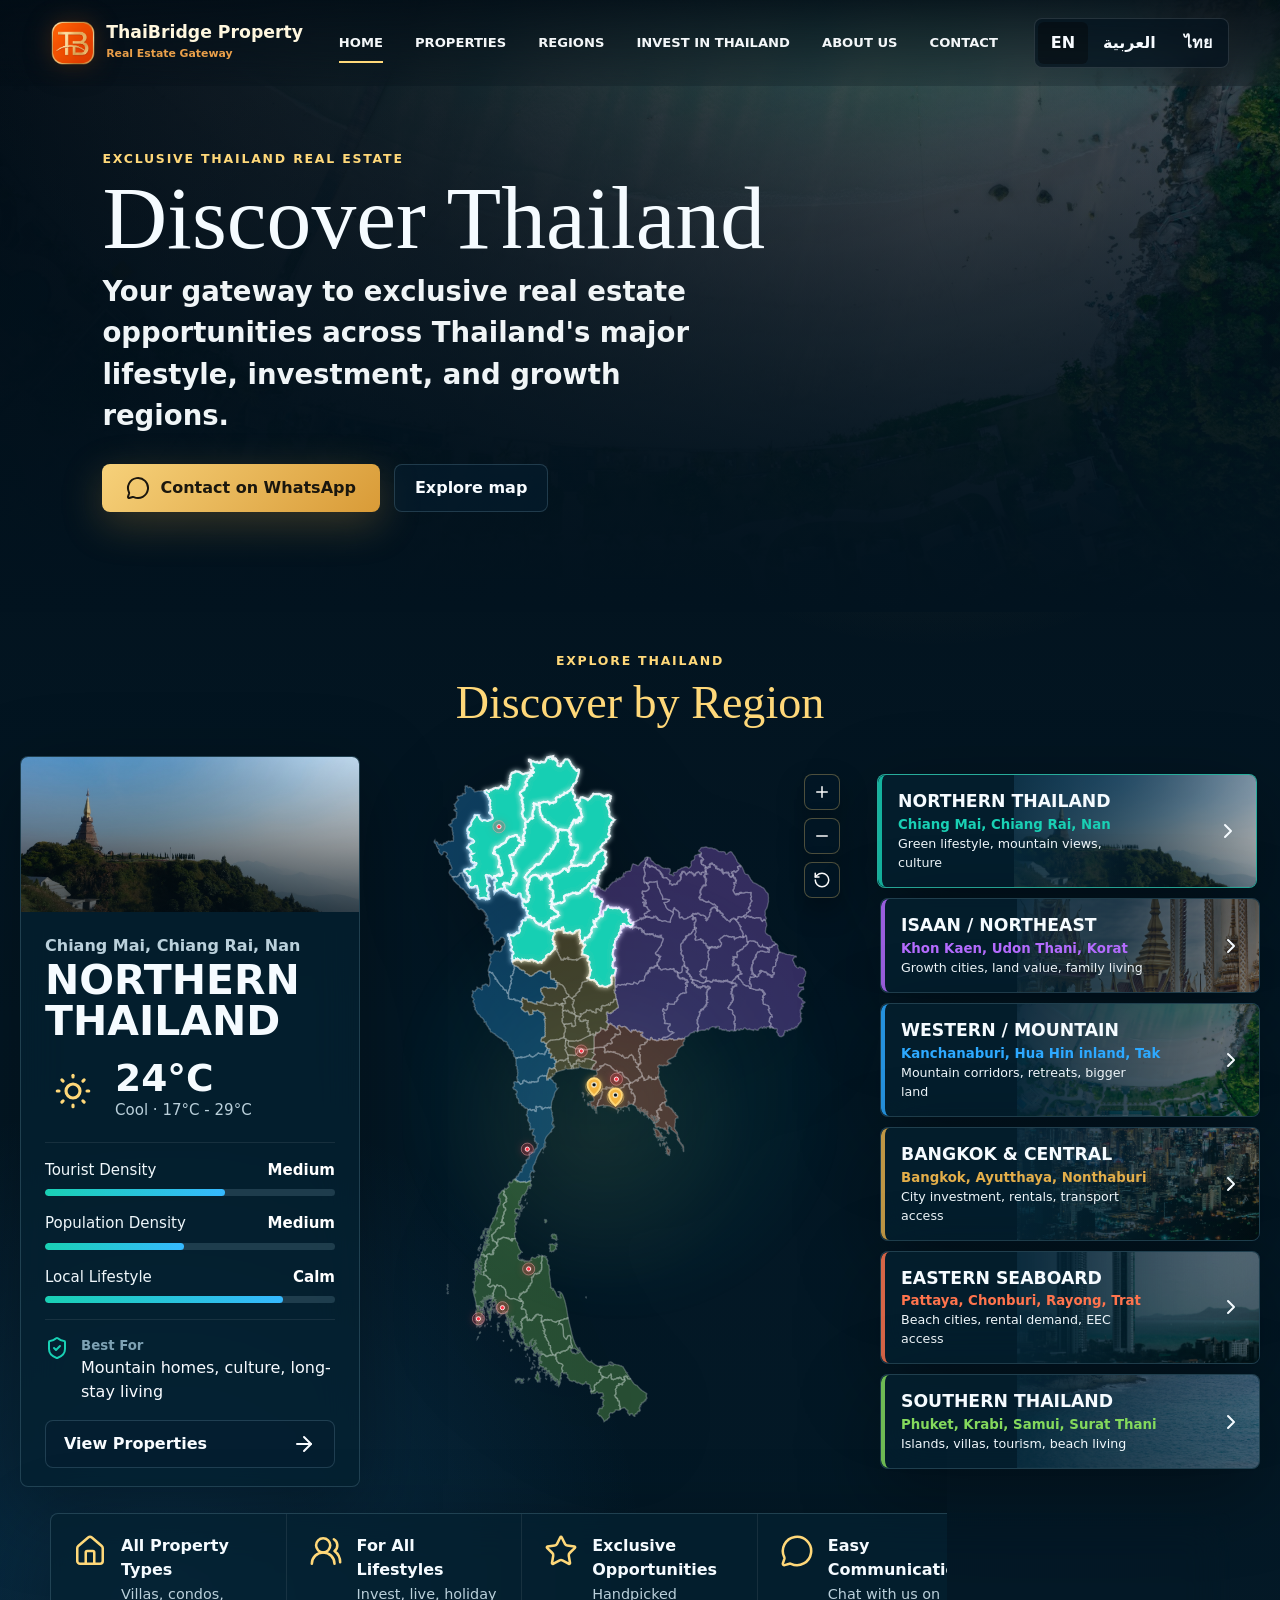
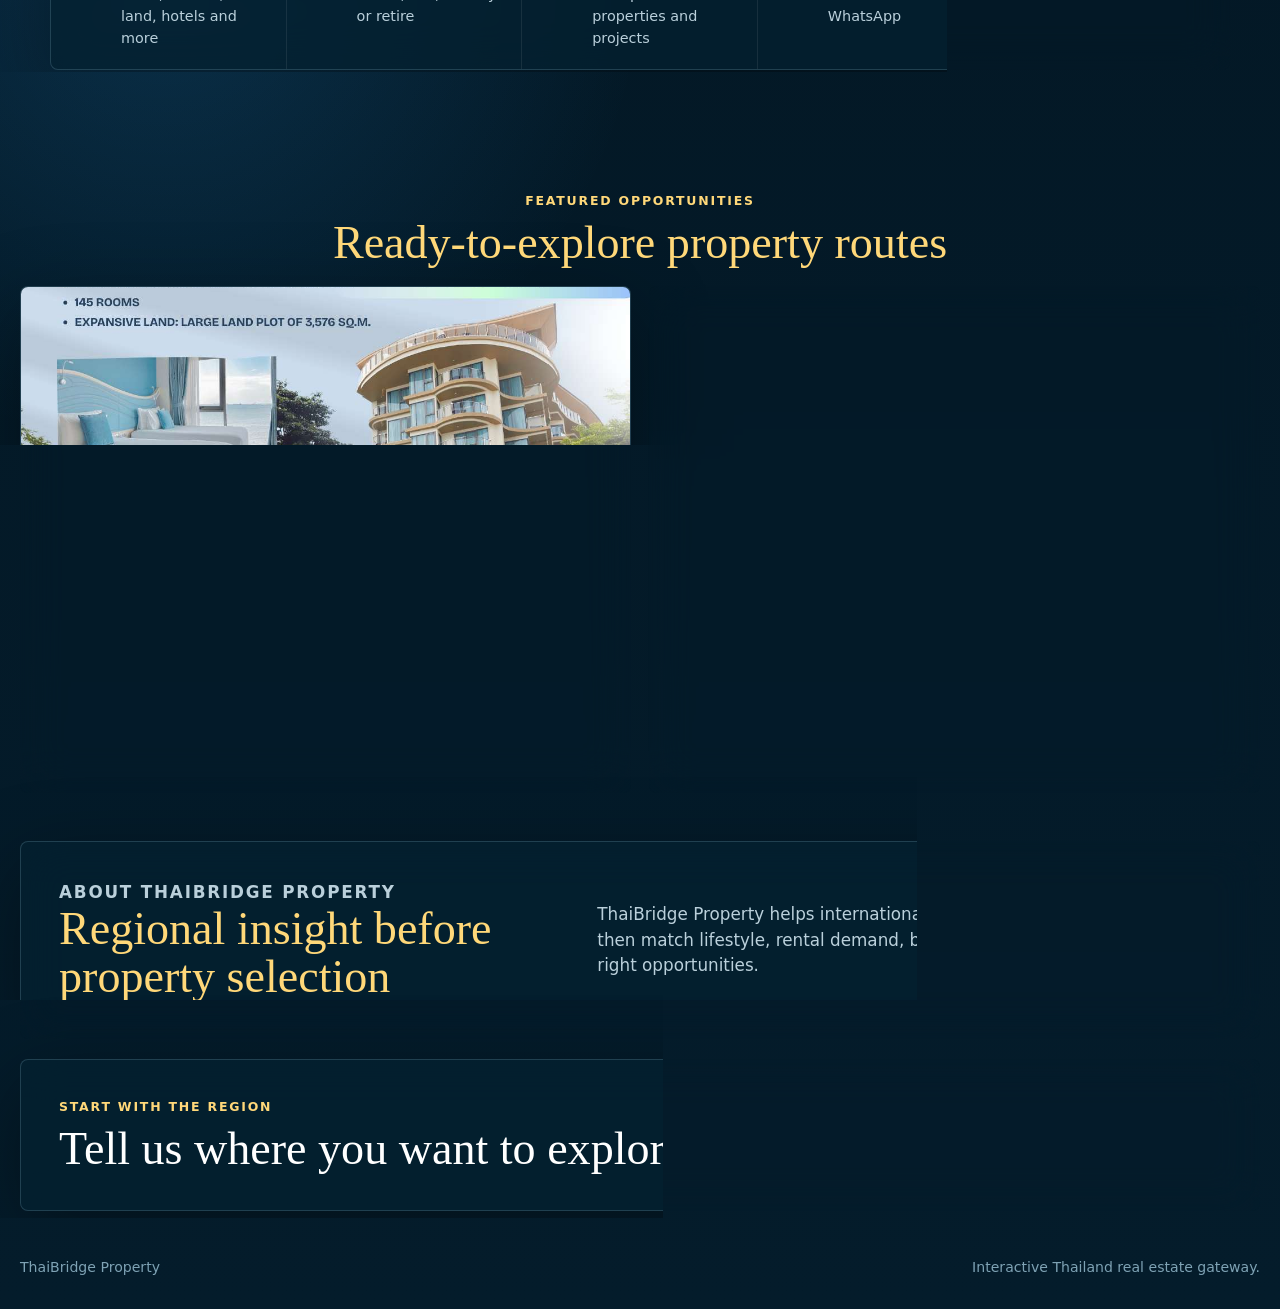
<file: index.html>
<!doctype html>
<html lang="en" dir="ltr">
  <head>
    <meta charset="utf-8" />
    <meta name="viewport" content="width=device-width, initial-scale=1" />
    <title>ThaiBridge Property | Real Estate Gateway</title>
    <meta
      name="description"
      content="Discover Thailand real estate opportunities with ThaiBridge Property and an interactive regional map."
    />
    <link
      rel="icon"
      href="assets/logo-icon.png"
    />
    <link rel="stylesheet" href="styles.css" />
  </head>
  <body>
    <header class="site-header" aria-label="Main navigation">
      <a class="brand" href="#home" aria-label="ThaiBridge Property home">
        <img class="brand-icon" src="assets/logo-icon.png" alt="" aria-hidden="true">
        <span class="brand-copy">
          <strong>ThaiBridge Property</strong>
          <small>Real Estate Gateway</small>
        </span>
      </a>

      <button class="menu-toggle" type="button" aria-expanded="false" aria-controls="main-nav">
        <i data-lucide="menu"></i>
        <span class="sr-only">Menu</span>
      </button>

      <nav id="main-nav" class="main-nav">
        <a href="#home" class="active" data-i18n="navHome">Home</a>
        <a href="#properties" data-i18n="navProperties">Properties</a>
        <a href="#regions" data-i18n="navRegions">Regions</a>
        <a href="#invest" data-i18n="navInvest">Invest in Thailand</a>
        <a href="#about" data-i18n="navAbout">About Us</a>
        <a href="#contact" data-i18n="navContact">Contact</a>
      </nav>

      <div class="language-switcher" aria-label="Language">
        <button type="button" class="active" data-lang="en">EN</button>
        <button type="button" data-lang="ar">العربية</button>
        <button type="button" data-lang="th">ไทย</button>
      </div>
    </header>

    <main>
      <section id="home" class="hero">
        <div class="hero-media" aria-hidden="true"></div>
        <div class="hero-content">
          <p class="eyebrow" data-i18n="heroKicker">Exclusive Thailand Real Estate</p>
          <h1 data-i18n="heroTitle">Discover Thailand</h1>
          <p class="hero-lead" data-i18n="heroLead">
            Your gateway to exclusive real estate opportunities across Bangkok, Phuket,
            Chiang Mai, Pattaya, Khon Kaen, and Surat Thani.
          </p>
          <div class="hero-actions">
            <a
              class="primary-action"
              href="https://wa.me/66644462456?text=Hello%20ThaiBridge%20Property%2C%20I%20want%20to%20know%20more%20about%20Thailand%20real%20estate."
              target="_blank"
              rel="noreferrer"
            >
              <i data-lucide="message-circle"></i>
              <span data-i18n="whatsapp">Contact on WhatsApp</span>
            </a>
            <a class="secondary-action" href="#regions" data-i18n="exploreMap">Explore map</a>
          </div>
        </div>
      </section>

      <section id="regions" class="region-section" aria-labelledby="region-heading">
        <div class="section-heading">
          <p class="eyebrow" data-i18n="regionKicker">Explore Thailand</p>
          <h2 id="region-heading" data-i18n="regionTitle">Discover by Region</h2>
        </div>

        <div class="region-grid">
          <article class="spotlight-card" aria-live="polite">
            <div class="spotlight-image"></div>
            <div class="spotlight-body">
              <div>
                <p class="region-type" id="active-area">Southwest (Andaman)</p>
                <h3 id="active-name">Phuket</h3>
              </div>

              <div class="weather-row">
                <span class="weather-icon" aria-hidden="true">
                  <i data-lucide="sun-medium"></i>
                </span>
                <div>
                  <strong id="active-temp">31°C</strong>
                  <span id="active-weather">Sunny · 25°C - 33°C</span>
                </div>
              </div>

              <div class="metric-stack" aria-label="Region metrics">
                <div class="metric">
                  <div class="metric-label">
                    <span data-i18n="touristDensity">Tourist Density</span>
                    <strong id="tourist-label">High</strong>
                  </div>
                  <span class="meter"><span id="tourist-meter"></span></span>
                </div>
                <div class="metric">
                  <div class="metric-label">
                    <span data-i18n="populationDensity">Population Density</span>
                    <strong id="population-label">Medium</strong>
                  </div>
                  <span class="meter"><span id="population-meter"></span></span>
                </div>
                <div class="metric">
                  <div class="metric-label">
                    <span data-i18n="localLifestyle">Local Lifestyle</span>
                    <strong id="lifestyle-label">Relaxed</strong>
                  </div>
                  <span class="meter"><span id="lifestyle-meter"></span></span>
                </div>
              </div>

              <div class="best-for">
                <span class="best-icon" aria-hidden="true"><i data-lucide="shield-check"></i></span>
                <div>
                  <small data-i18n="bestFor">Best For</small>
                  <p id="active-best">Beach life, luxury, investment</p>
                </div>
              </div>

              <a class="card-action" href="#properties">
                <span data-i18n="viewProperties">View Properties</span>
                <i data-lucide="arrow-right"></i>
              </a>
            </div>
          </article>

          <div
            id="gadm-map-host"
            class="map-panel"
            data-map-src="assets/thailand-6-regions-gadm-provinces.svg"
            aria-label="Interactive Thailand province map"
          >
            <object
              id="gadm-map-object"
              class="thai-gadm-map"
              type="image/svg+xml"
              data="assets/thailand-6-regions-gadm-provinces.svg"
              aria-label="Interactive Thailand GADM province map grouped into six regions"
            >
              <a href="assets/thailand-6-regions-gadm-provinces.svg">Open Thailand map</a>
            </object>
          </div>

          <aside class="region-list" aria-label="Thailand regions">
            <button class="region-button active" type="button" data-region="northern-thailand">
              <span class="region-button-copy">
                <strong>Northern Thailand</strong>
                <small>Chiang Mai, Chiang Rai, Nan</small>
                <em>Mountain homes, culture, green lifestyle</em>
              </span>
              <i data-lucide="chevron-right"></i>
            </button>
            <button class="region-button" type="button" data-region="isaan-northeast">
              <span class="region-button-copy">
                <strong>Isaan / Northeast</strong>
                <small>Khon Kaen, Udon Thani</small>
                <em>Land, family homes, growth cities</em>
              </span>
              <i data-lucide="chevron-right"></i>
            </button>
            <button class="region-button" type="button" data-region="western-mountain">
              <span class="region-button-copy">
                <strong>Western / Mountain</strong>
                <small>Kanchanaburi, Hua Hin inland</small>
                <em>Nature retreats, larger land, quiet living</em>
              </span>
              <i data-lucide="chevron-right"></i>
            </button>
            <button class="region-button" type="button" data-region="bangkok-central">
              <span class="region-button-copy">
                <strong>Bangkok & Central</strong>
                <small>Bangkok, Ayutthaya, Nonthaburi</small>
                <em>Condos, rentals, business access</em>
              </span>
              <i data-lucide="chevron-right"></i>
            </button>
            <button class="region-button" type="button" data-region="eastern-seaboard">
              <span class="region-button-copy">
                <strong>Eastern Seaboard</strong>
                <small>Pattaya, Chonburi, Rayong</small>
                <em>Beach city, rentals, industrial corridor</em>
              </span>
              <i data-lucide="chevron-right"></i>
            </button>
            <button class="region-button" type="button" data-region="southern-thailand">
              <span class="region-button-copy">
                <strong>Southern Thailand</strong>
                <small>Phuket, Krabi, Samui, Surat Thani</small>
                <em>Villas, tourism rentals, island lifestyle</em>
              </span>
              <i data-lucide="chevron-right"></i>
            </button>
          </aside>
        </div>

        <div class="benefit-strip" id="invest">
          <div>
            <i data-lucide="home"></i>
            <p><strong data-i18n="benefitTypesTitle">All Property Types</strong><span data-i18n="benefitTypesText">Villas, condos, land, hotels and more</span></p>
          </div>
          <div>
            <i data-lucide="users-round"></i>
            <p><strong data-i18n="benefitLifestyleTitle">For All Lifestyles</strong><span data-i18n="benefitLifestyleText">Invest, live, holiday or retire</span></p>
          </div>
          <div>
            <i data-lucide="star"></i>
            <p><strong data-i18n="benefitExclusiveTitle">Exclusive Opportunities</strong><span data-i18n="benefitExclusiveText">Handpicked properties and projects</span></p>
          </div>
          <div>
            <i data-lucide="message-circle"></i>
            <p><strong data-i18n="benefitWhatsappTitle">Easy Communication</strong><span data-i18n="benefitWhatsappText">Chat with us on WhatsApp</span></p>
          </div>
          <div>
            <i data-lucide="badge-check"></i>
            <p><strong data-i18n="benefitTrustTitle">Trusted & Local</strong><span data-i18n="benefitTrustText">Thai company with global vision</span></p>
          </div>
        </div>
      </section>

      <section id="properties" class="properties-section" aria-labelledby="properties-heading">
        <div class="section-heading compact">
          <p class="eyebrow" data-i18n="propertyKicker">Featured Opportunities</p>
          <h2 id="properties-heading" data-i18n="propertyTitle">Ready-to-explore property routes</h2>
        </div>
        <div class="property-grid">
          <article class="property-card project-property-card">
            <img src="assets/projects/centara-p1-1.jpg" alt="Centara Sonrisa Residences and Suites Sriracha" loading="lazy" decoding="async">
            <span>Sriracha - Hotel</span>
            <h3>Centara Sonrisa Residences & Suites</h3>
            <p>145-room hotel opportunity near Pattaya, Laem Chabang, and U-Tapao Airport.</p>
            <a class="property-card-link" href="property-centara-sonrisa.html">Details</a>
          </article>
          <article class="property-card project-property-card">
            <img src="assets/projects/sonrisa-p1-1.jpg" alt="Sonrisa Sriracha Condominium" loading="lazy" decoding="async">
            <span>Sriracha - Condo</span>
            <h3>Sonrisa Sriracha Condominium</h3>
            <p>Seaside condominium units in Chon Buri with pool, fitness, sauna, and library facilities.</p>
            <a class="property-card-link" href="property-sonrisa-sriracha.html">Details</a>
          </article>
        </div>
      </section>

      <section id="about" class="about-section" aria-labelledby="about-heading">
        <div>
          <p class="eyebrow" data-i18n="aboutKicker">About ThaiBridge Property</p>
          <h2 id="about-heading" data-i18n="aboutTitle">Regional insight before property selection</h2>
        </div>
        <p data-i18n="aboutText">
          ThaiBridge Property helps international buyers compare regions first, then match lifestyle,
          rental demand, budget, and ownership goals to the right opportunities.
        </p>
      </section>

      <section id="contact" class="contact-section" aria-label="Contact">
        <div>
          <p class="eyebrow" data-i18n="contactKicker">Start with the region</p>
          <h2 data-i18n="contactTitle">Tell us where you want to explore</h2>
        </div>
        <a
          class="primary-action"
          href="https://wa.me/66644462456?text=Hello%20ThaiBridge%20Property%2C%20I%20want%20to%20explore%20Thailand%20regions."
          target="_blank"
          rel="noreferrer"
        >
          <i data-lucide="message-circle"></i>
          <span data-i18n="whatsapp">Contact on WhatsApp</span>
        </a>
      </section>
    </main>

    <footer class="site-footer">
      <span>ThaiBridge Property</span>
      <span data-i18n="footerText">Interactive Thailand real estate gateway.</span>
    </footer>

    <script src="assets/lucide.min.js"></script>
    <script src="script.js"></script>
  </body>
</html>
</file>
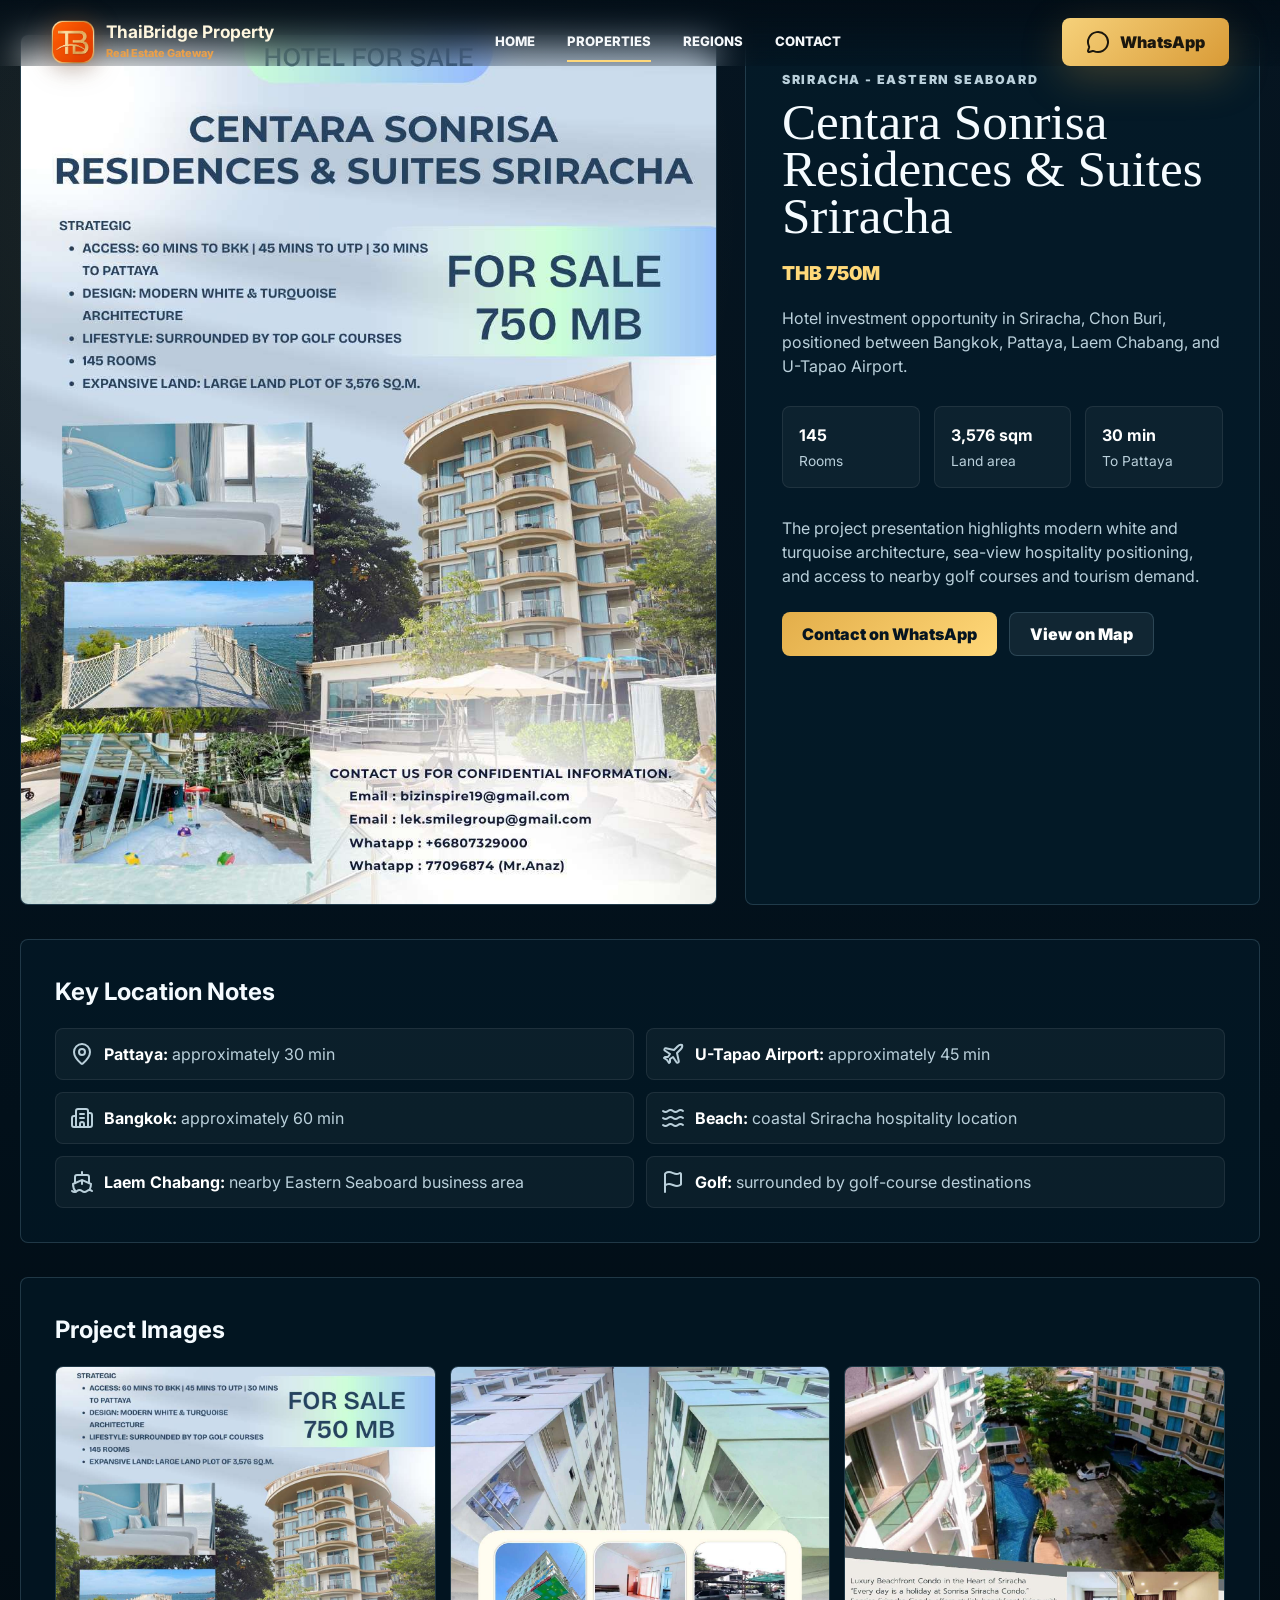
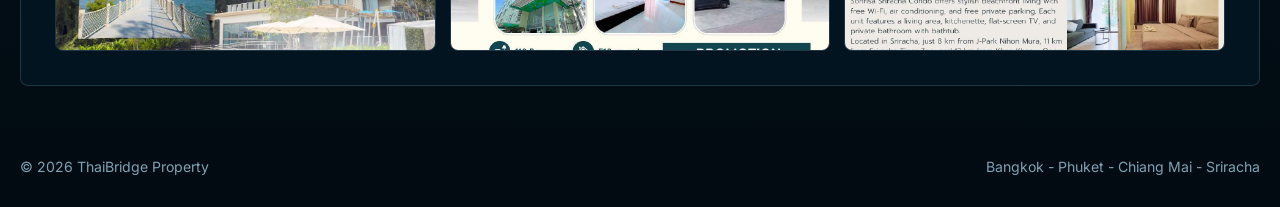
<file: property-centara-sonrisa.html>
<!DOCTYPE html>
<html lang="en">
<head>
  <meta charset="UTF-8">
  <meta name="viewport" content="width=device-width, initial-scale=1.0">
  <title>Centara Sonrisa Residences & Suites | ThaiBridge Property</title>
  <link rel="icon" href="assets/logo-icon.png">
  <link rel="preconnect" href="https://fonts.googleapis.com">
  <link rel="preconnect" href="https://fonts.gstatic.com" crossorigin>
  <link href="https://fonts.googleapis.com/css2?family=Cairo:wght@400;600;700;800&family=Cormorant+Garamond:wght@600;700&family=Inter:wght@400;500;600;700;800&family=Noto+Sans+Thai:wght@400;600;700&display=swap" rel="stylesheet">
  <link rel="stylesheet" href="styles.css">
</head>
<body class="property-detail-page">
  <header class="site-header detail-header">
    <a class="brand" href="index.html" aria-label="ThaiBridge Property home">
      <img class="brand-icon" src="assets/logo-icon.png" alt="" aria-hidden="true">
      <span class="brand-copy">
        <strong>ThaiBridge Property</strong>
        <small>Real Estate Gateway</small>
      </span>
    </a>
    <nav class="main-nav" aria-label="Primary">
      <a href="index.html#home">Home</a>
      <a class="active" href="index.html#properties">Properties</a>
      <a href="index.html#regions">Regions</a>
      <a href="index.html#contact">Contact</a>
    </nav>
    <a class="primary-action" href="https://wa.me/66644462456?text=Hello%20ThaiBridge%20Property%2C%20I%20want%20details%20about%20Centara%20Sonrisa%20Residences%20and%20Suites." target="_blank" rel="noreferrer">
      <i data-lucide="message-circle"></i>
      WhatsApp
    </a>
  </header>

  <main class="detail-main">
    <section class="detail-hero container">
      <div class="detail-media">
        <img src="assets/projects/centara-p1-1.jpg" alt="Centara Sonrisa Residences and Suites Sriracha exterior" loading="eager" decoding="async">
      </div>
      <div class="detail-panel">
        <p class="eyebrow">Sriracha - Eastern Seaboard</p>
        <h1>Centara Sonrisa Residences & Suites Sriracha</h1>
        <strong class="detail-price">THB 750M</strong>
        <p>
          Hotel investment opportunity in Sriracha, Chon Buri, positioned between Bangkok,
          Pattaya, Laem Chabang, and U-Tapao Airport.
        </p>
        <div class="detail-grid">
          <div class="detail-spec"><strong>145</strong><span>Rooms</span></div>
          <div class="detail-spec"><strong>3,576 sqm</strong><span>Land area</span></div>
          <div class="detail-spec"><strong>30 min</strong><span>To Pattaya</span></div>
        </div>
        <p>
          The project presentation highlights modern white and turquoise architecture,
          sea-view hospitality positioning, and access to nearby golf courses and tourism demand.
        </p>
        <div class="detail-actions">
          <a class="primary" href="https://wa.me/66644462456?text=Hello%20ThaiBridge%20Property%2C%20I%20want%20details%20about%20Centara%20Sonrisa%20Residences%20and%20Suites." target="_blank" rel="noreferrer">Contact on WhatsApp</a>
          <a class="secondary" href="index.html?property=project-centara-sonrisa#regions">View on Map</a>
        </div>
      </div>
    </section>

    <section class="detail-section container">
      <h2>Key Location Notes</h2>
      <ul class="detail-list">
        <li><i data-lucide="map-pin"></i><span><strong>Pattaya:</strong> approximately 30 min</span></li>
        <li><i data-lucide="plane"></i><span><strong>U-Tapao Airport:</strong> approximately 45 min</span></li>
        <li><i data-lucide="building-2"></i><span><strong>Bangkok:</strong> approximately 60 min</span></li>
        <li><i data-lucide="waves"></i><span><strong>Beach:</strong> coastal Sriracha hospitality location</span></li>
        <li><i data-lucide="ship"></i><span><strong>Laem Chabang:</strong> nearby Eastern Seaboard business area</span></li>
        <li><i data-lucide="flag"></i><span><strong>Golf:</strong> surrounded by golf-course destinations</span></li>
      </ul>
    </section>

    <section class="detail-section container">
      <h2>Project Images</h2>
      <div class="detail-gallery">
        <img src="assets/projects/centara-p1-1.jpg" alt="Centara Sonrisa project exterior" loading="lazy" decoding="async">
        <img src="assets/projects/centara-p2-1.jpg" alt="Centara Sonrisa presentation page" loading="lazy" decoding="async">
        <img src="assets/projects/centara-p3-1.jpg" alt="Centara Sonrisa facilities and location" loading="lazy" decoding="async">
      </div>
    </section>
  </main>

  <footer class="site-footer">
    <span>© 2026 ThaiBridge Property</span>
    <span>Bangkok - Phuket - Chiang Mai - Sriracha</span>
  </footer>
  <script src="assets/lucide.min.js"></script>
  <script>
    if (window.lucide) window.lucide.createIcons();
  </script>
</body>
</html>
</file>
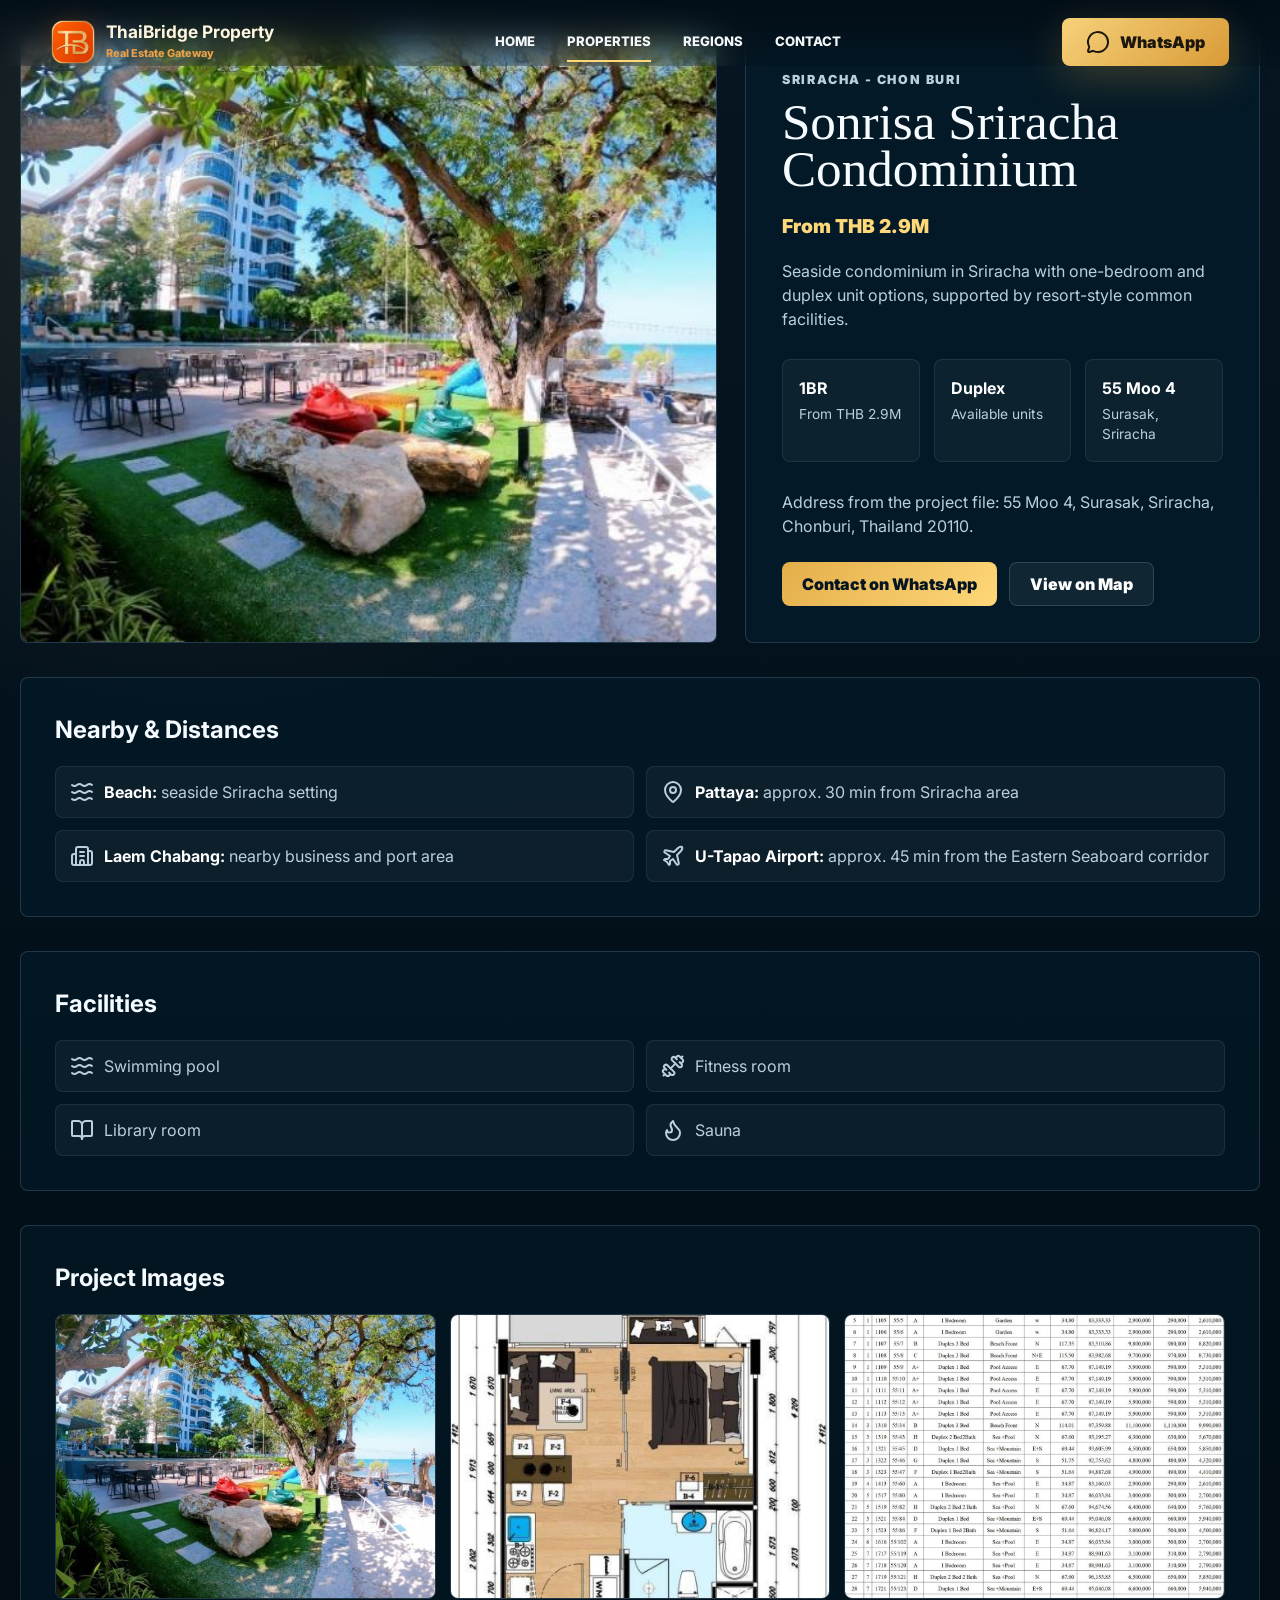
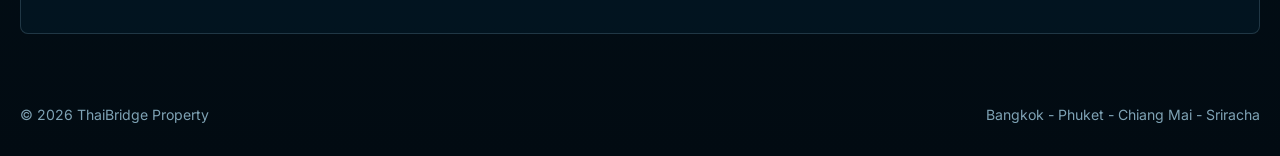
<file: property-sonrisa-sriracha.html>
<!DOCTYPE html>
<html lang="en">
<head>
  <meta charset="UTF-8">
  <meta name="viewport" content="width=device-width, initial-scale=1.0">
  <title>Sonrisa Sriracha Condominium | ThaiBridge Property</title>
  <link rel="icon" href="assets/logo-icon.png">
  <link rel="preconnect" href="https://fonts.googleapis.com">
  <link rel="preconnect" href="https://fonts.gstatic.com" crossorigin>
  <link href="https://fonts.googleapis.com/css2?family=Cairo:wght@400;600;700;800&family=Cormorant+Garamond:wght@600;700&family=Inter:wght@400;500;600;700;800&family=Noto+Sans+Thai:wght@400;600;700&display=swap" rel="stylesheet">
  <link rel="stylesheet" href="styles.css">
</head>
<body class="property-detail-page">
  <header class="site-header detail-header">
    <a class="brand" href="index.html" aria-label="ThaiBridge Property home">
      <img class="brand-icon" src="assets/logo-icon.png" alt="" aria-hidden="true">
      <span class="brand-copy">
        <strong>ThaiBridge Property</strong>
        <small>Real Estate Gateway</small>
      </span>
    </a>
    <nav class="main-nav" aria-label="Primary">
      <a href="index.html#home">Home</a>
      <a class="active" href="index.html#properties">Properties</a>
      <a href="index.html#regions">Regions</a>
      <a href="index.html#contact">Contact</a>
    </nav>
    <a class="primary-action" href="https://wa.me/66644462456?text=Hello%20ThaiBridge%20Property%2C%20I%20want%20details%20about%20Sonrisa%20Sriracha%20Condominium." target="_blank" rel="noreferrer">
      <i data-lucide="message-circle"></i>
      WhatsApp
    </a>
  </header>

  <main class="detail-main">
    <section class="detail-hero container">
      <div class="detail-media">
        <img src="assets/projects/sonrisa-p1-1.jpg" alt="Sonrisa Sriracha Condominium seaside building" loading="eager" decoding="async">
      </div>
      <div class="detail-panel">
        <p class="eyebrow">Sriracha - Chon Buri</p>
        <h1>Sonrisa Sriracha Condominium</h1>
        <strong class="detail-price">From THB 2.9M</strong>
        <p>
          Seaside condominium in Sriracha with one-bedroom and duplex unit options,
          supported by resort-style common facilities.
        </p>
        <div class="detail-grid">
          <div class="detail-spec"><strong>1BR</strong><span>From THB 2.9M</span></div>
          <div class="detail-spec"><strong>Duplex</strong><span>Available units</span></div>
          <div class="detail-spec"><strong>55 Moo 4</strong><span>Surasak, Sriracha</span></div>
        </div>
        <p>
          Address from the project file: 55 Moo 4, Surasak, Sriracha, Chonburi, Thailand 20110.
        </p>
        <div class="detail-actions">
          <a class="primary" href="https://wa.me/66644462456?text=Hello%20ThaiBridge%20Property%2C%20I%20want%20details%20about%20Sonrisa%20Sriracha%20Condominium." target="_blank" rel="noreferrer">Contact on WhatsApp</a>
          <a class="secondary" href="index.html?property=project-sonrisa-condominium#regions">View on Map</a>
        </div>
      </div>
    </section>

    <section class="detail-section container">
      <h2>Nearby & Distances</h2>
      <ul class="detail-list">
        <li><i data-lucide="waves"></i><span><strong>Beach:</strong> seaside Sriracha setting</span></li>
        <li><i data-lucide="map-pin"></i><span><strong>Pattaya:</strong> approx. 30 min from Sriracha area</span></li>
        <li><i data-lucide="building-2"></i><span><strong>Laem Chabang:</strong> nearby business and port area</span></li>
        <li><i data-lucide="plane"></i><span><strong>U-Tapao Airport:</strong> approx. 45 min from the Eastern Seaboard corridor</span></li>
      </ul>
    </section>

    <section class="detail-section container">
      <h2>Facilities</h2>
      <ul class="detail-list">
        <li><i data-lucide="waves"></i><span>Swimming pool</span></li>
        <li><i data-lucide="dumbbell"></i><span>Fitness room</span></li>
        <li><i data-lucide="book-open"></i><span>Library room</span></li>
        <li><i data-lucide="flame"></i><span>Sauna</span></li>
      </ul>
    </section>

    <section class="detail-section container">
      <h2>Project Images</h2>
      <div class="detail-gallery">
        <img src="assets/projects/sonrisa-p1-1.jpg" alt="Sonrisa Sriracha building" loading="lazy" decoding="async">
        <img src="assets/projects/sonrisa-p2-1.jpg" alt="Sonrisa Sriracha presentation image" loading="lazy" decoding="async">
        <img src="assets/projects/sonrisa-p10-1.jpg" alt="Sonrisa Sriracha price list" loading="lazy" decoding="async">
      </div>
    </section>
  </main>

  <footer class="site-footer">
    <span>© 2026 ThaiBridge Property</span>
    <span>Bangkok - Phuket - Chiang Mai - Sriracha</span>
  </footer>
  <script src="assets/lucide.min.js"></script>
  <script>
    if (window.lucide) window.lucide.createIcons();
  </script>
</body>
</html>
</file>
<file: styles.css>
:root {
  color-scheme: dark;
  --bg: #02131f;
  --bg-2: #041d2c;
  --panel: rgba(5, 32, 48, 0.78);
  --panel-strong: rgba(7, 41, 60, 0.92);
  --line: rgba(166, 214, 235, 0.18);
  --line-bright: rgba(232, 190, 102, 0.5);
  --text: #f5fbff;
  --muted: #bad0db;
  --soft: #7ea2b4;
  --gold: #e3ae4a;
  --gold-2: #ffd879;
  --teal: #19d0b4;
  --cyan: #36b9ff;
  --blue: #2da9ff;
  --violet: #b56cff;
  --orange: #ff744d;
  --green: #84d95c;
  --radius: 8px;
  --shadow: 0 24px 80px rgba(0, 0, 0, 0.34);
  --hero-image: url("assets/hero.jpg");
  --phuket-image: url("assets/phuket.jpg");
  --bangkok-image: url("assets/bangkok.jpg");
  --chiang-mai-image: url("assets/chiang-mai.jpg");
  --pattaya-image: url("assets/pattaya.jpg");
  --khon-kaen-image: url("assets/khon-kaen.jpg");
  --surat-thani-image: url("assets/surat-thani.jpg");
  --active-image: var(--chiang-mai-image);
  --active-color: var(--teal);
}

* {
  box-sizing: border-box;
}

html {
  scroll-behavior: smooth;
}

body {
  margin: 0;
  min-width: 320px;
  overflow-x: hidden;
  background:
    radial-gradient(circle at 73% 8%, rgba(232, 174, 83, 0.17), transparent 26rem),
    radial-gradient(circle at 13% 54%, rgba(45, 169, 255, 0.16), transparent 30rem),
    linear-gradient(180deg, #020f19 0%, #031724 35%, #041c2b 100%);
  color: var(--text);
  font-family:
    Inter, ui-sans-serif, system-ui, -apple-system, BlinkMacSystemFont, "Segoe UI",
    sans-serif;
  line-height: 1.5;
}

body.nav-open {
  overflow: hidden;
}

a {
  color: inherit;
  text-decoration: none;
}

button,
a {
  -webkit-tap-highlight-color: transparent;
}

button {
  color: inherit;
  font: inherit;
}

img,
svg {
  display: block;
}

.container {
  width: min(100% - 40px, 1450px);
  margin-inline: auto;
}

.sr-only {
  position: absolute;
  width: 1px;
  height: 1px;
  padding: 0;
  margin: -1px;
  overflow: hidden;
  clip: rect(0, 0, 0, 0);
  white-space: nowrap;
  border: 0;
}

.site-header {
  position: fixed;
  inset: 0 0 auto;
  z-index: 20;
  display: grid;
  grid-template-columns: auto 1fr auto;
  align-items: center;
  gap: 28px;
  padding: 18px clamp(18px, 4vw, 58px);
  background: linear-gradient(180deg, rgba(2, 13, 22, 0.86), rgba(2, 13, 22, 0.22));
  backdrop-filter: blur(18px);
}

.brand {
  display: inline-flex;
  align-items: center;
  gap: 11px;
  min-width: max-content;
  letter-spacing: 0;
}

.brand-icon {
  display: block;
  width: 44px;
  height: 44px;
  flex: 0 0 44px;
  object-fit: contain;
  filter:
    drop-shadow(0 0 12px rgba(243, 120, 41, 0.22))
    drop-shadow(0 4px 12px rgba(0, 0, 0, 0.28));
  image-rendering: auto;
}

.brand-copy {
  display: grid;
  gap: 3px;
}

.brand-logo {
  display: none;
  width: auto;
  object-fit: contain;
  image-rendering: auto;
}

.brand strong {
  display: block;
  color: #fff7df;
  font-size: clamp(1rem, 1.35vw, 1.18rem);
  line-height: 1.02;
  text-transform: none;
  letter-spacing: 0;
}

.brand small {
  display: block;
  margin-top: 2px;
  color: #eaa04a;
  font-size: 0.68rem;
  font-weight: 800;
  letter-spacing: 0;
}

.brand-mark {
  position: relative;
  width: 38px;
  height: 44px;
  flex: 0 0 38px;
}

.brand-mark span {
  position: absolute;
  inset: auto 0 0;
  margin: auto;
  width: 8px;
  border-radius: 999px 999px 2px 2px;
  background: linear-gradient(180deg, #f7d482, #b98125);
  transform-origin: bottom center;
}

.brand-mark span:nth-child(1) {
  left: 5px;
  height: 32px;
  transform: rotate(39deg);
}

.brand-mark span:nth-child(2) {
  left: 15px;
  height: 42px;
}

.brand-mark span:nth-child(3) {
  right: 5px;
  height: 32px;
  transform: rotate(-39deg);
}

.main-nav {
  justify-self: center;
  display: flex;
  align-items: center;
  justify-content: center;
  gap: clamp(16px, 2.5vw, 40px);
  color: #f4f7f9;
  font-size: 0.82rem;
  font-weight: 800;
  text-transform: uppercase;
}

.main-nav a {
  position: relative;
  padding: 10px 0;
}

.main-nav a::after {
  content: "";
  position: absolute;
  left: 0;
  right: 0;
  bottom: 0;
  height: 2px;
  transform: scaleX(0);
  transform-origin: center;
  background: var(--gold-2);
  transition: transform 180ms ease;
}

.main-nav a:hover::after,
.main-nav a.active::after {
  transform: scaleX(1);
}

.language-switcher {
  display: inline-flex;
  align-items: center;
  gap: 2px;
  padding: 3px;
  border: 1px solid rgba(255, 255, 255, 0.12);
  border-radius: 8px;
  background: rgba(3, 18, 29, 0.66);
}

.language-switcher button {
  border: 0;
  border-radius: 6px;
  background: transparent;
  padding: 9px 13px;
  cursor: pointer;
  color: #f7fbff;
  font-weight: 800;
}

.language-switcher button.active {
  background: rgba(0, 0, 0, 0.34);
}

.menu-toggle {
  display: none;
  width: 42px;
  height: 42px;
  place-items: center;
  border: 1px solid var(--line);
  border-radius: 8px;
  background: rgba(2, 20, 33, 0.7);
  cursor: pointer;
}

.hero {
  position: relative;
  min-height: 68vh;
  padding: clamp(112px, 14vw, 145px) clamp(20px, 8vw, 128px) clamp(58px, 8vw, 95px);
  display: flex;
  align-items: center;
  isolation: isolate;
  overflow: hidden;
}

.hero-media {
  position: absolute;
  inset: 0;
  z-index: -2;
  background-image: var(--hero-image);
  background-size: cover;
  background-position: center;
  transform: scale(1.02);
}

.hero::before,
.hero::after {
  content: "";
  position: absolute;
  inset: 0;
  z-index: -1;
  pointer-events: none;
}

.hero::before {
  background:
    linear-gradient(90deg, rgba(1, 12, 21, 0.96) 0%, rgba(2, 14, 23, 0.74) 35%, rgba(3, 17, 29, 0.2) 72%),
    linear-gradient(180deg, rgba(2, 13, 22, 0.48), rgba(2, 13, 22, 0.9));
}

.hero::after {
  background: linear-gradient(180deg, transparent 0%, var(--bg) 100%);
}

.hero-content {
  max-width: 690px;
}

.eyebrow {
  margin: 0 0 8px;
  color: var(--gold-2);
  font-size: 0.78rem;
  font-weight: 900;
  letter-spacing: 1.8px;
  text-transform: uppercase;
}

h1,
h2,
h3,
p {
  margin-top: 0;
}

h1 {
  margin-bottom: 12px;
  font-family: Georgia, "Times New Roman", serif;
  font-size: clamp(3.2rem, 7vw, 6.8rem);
  line-height: 0.92;
  font-weight: 500;
}

.hero-lead {
  max-width: 610px;
  margin-bottom: 28px;
  color: #f0f5f7;
  font-size: clamp(1.16rem, 2.2vw, 1.72rem);
  font-weight: 760;
}

.hero-actions,
.contact-section {
  display: flex;
  align-items: center;
  gap: 14px;
  flex-wrap: wrap;
}

.primary-action,
.secondary-action,
.card-action {
  min-height: 48px;
  display: inline-flex;
  align-items: center;
  justify-content: center;
  gap: 10px;
  border-radius: 8px;
  font-weight: 900;
  transition:
    transform 180ms ease,
    border-color 180ms ease,
    background 180ms ease;
}

.primary-action {
  padding: 0 24px;
  color: #1b170e;
  background: linear-gradient(135deg, #f6d17a, #d99b37);
  box-shadow: 0 12px 40px rgba(225, 164, 62, 0.25);
}

.secondary-action,
.card-action {
  border: 1px solid var(--line);
  background: rgba(5, 30, 47, 0.62);
  color: #f8fcff;
}

.secondary-action {
  padding: 0 20px;
}

.primary-action:hover,
.secondary-action:hover,
.card-action:hover {
  transform: translateY(-2px);
}

.region-section,
.properties-section,
.about-section,
.contact-section {
  width: min(100% - 40px, 1450px);
  margin-inline: auto;
  scroll-margin-top: 112px;
}

.region-section {
  position: relative;
  padding: 40px 0 60px;
}

.section-heading {
  position: relative;
  z-index: 5;
  text-align: center;
  margin-bottom: 30px;
}

.section-heading h2,
.properties-section h2,
.about-section h2,
.contact-section h2 {
  margin-bottom: 0;
  color: var(--gold-2);
  font-family: Georgia, "Times New Roman", serif;
  font-size: clamp(2rem, 3.6vw, 3.25rem);
  line-height: 1.03;
  font-weight: 500;
}

.section-heading.compact {
  margin-bottom: 20px;
}

.region-grid {
  display: grid;
  grid-template-columns: minmax(275px, 340px) minmax(390px, 1fr) minmax(300px, 380px);
  gap: 22px;
  align-items: center;
}

.spotlight-card,
.region-button,
.benefit-strip,
.property-card,
.about-section,
.contact-section {
  border: 1px solid var(--line);
  background: var(--panel);
  box-shadow: var(--shadow);
  backdrop-filter: blur(22px);
}

.spotlight-card {
  overflow: hidden;
  border-radius: var(--radius);
}

.spotlight-image {
  min-height: 155px;
  background:
    linear-gradient(180deg, rgba(2, 14, 23, 0.04), rgba(2, 14, 23, 0.7)),
    var(--active-image);
  background-size: cover;
  background-position: center;
}

.spotlight-body {
  padding: 22px 24px 18px;
}

.region-type {
  margin-bottom: 2px;
  color: var(--muted);
  font-weight: 700;
}

.spotlight-card h3 {
  margin-bottom: 18px;
  font-size: clamp(2.1rem, 3.2vw, 2.75rem);
  line-height: 1;
  text-transform: uppercase;
}

.weather-row {
  display: flex;
  align-items: center;
  gap: 14px;
  margin-bottom: 20px;
}

.weather-icon {
  width: 56px;
  height: 56px;
  display: grid;
  place-items: center;
  color: var(--gold-2);
}

.weather-icon svg {
  width: 42px;
  height: 42px;
  stroke-width: 1.8;
}

.weather-row strong {
  display: block;
  font-size: 2.35rem;
  line-height: 1;
}

.weather-row span:not(.weather-icon) {
  color: var(--muted);
  font-size: 0.94rem;
}

.metric-stack {
  display: grid;
  gap: 16px;
  padding: 16px 0;
  border-top: 1px solid rgba(255, 255, 255, 0.08);
  border-bottom: 1px solid rgba(255, 255, 255, 0.08);
}

.metric-label {
  display: flex;
  justify-content: space-between;
  gap: 12px;
  margin-bottom: 8px;
  color: #eff7fb;
  font-size: 0.94rem;
}

.metric-label strong {
  color: #fff;
}

.meter {
  display: block;
  height: 7px;
  overflow: hidden;
  border-radius: 999px;
  background: rgba(126, 162, 180, 0.22);
}

.meter span {
  display: block;
  height: 100%;
  width: 50%;
  border-radius: inherit;
  background: linear-gradient(90deg, var(--active-color), var(--cyan));
  transition: width 220ms ease;
}

.best-for {
  display: flex;
  gap: 12px;
  align-items: flex-start;
  padding: 16px 0;
}

.best-icon {
  color: var(--active-color);
}

.best-for small {
  display: block;
  color: var(--soft);
  font-weight: 800;
}

.best-for p {
  margin-bottom: 0;
  color: #f8fbff;
}

.card-action {
  width: 100%;
  justify-content: space-between;
  padding: 0 18px;
}

.map-panel {
  position: relative;
  min-height: 620px;
  display: grid;
  place-items: center;
  align-self: start;
  isolation: isolate;
  touch-action: none;
  user-select: none;
}

.map-panel::before {
  content: "";
  position: absolute;
  inset: 2% 4% 0;
  border-radius: 48%;
  background:
    radial-gradient(circle, rgba(23, 204, 184, 0.1), transparent 58%),
    radial-gradient(circle at 45% 56%, rgba(218, 164, 65, 0.08), transparent 36%);
  filter: blur(2px);
}

.thai-map {
  position: relative;
  z-index: 1;
  width: min(100%, 720px);
  height: auto;
  overflow: visible;
}

.thai-gadm-map {
  position: relative;
  z-index: 2;
  width: min(100%, 520px);
  height: min(74vh, 700px);
  min-height: 560px;
  border: 0;
  filter: drop-shadow(0 24px 45px rgba(0, 0, 0, 0.34));
  will-change: transform;
}

.thai-gadm-inline-map {
  overflow: visible;
  background: transparent;
}

.map-zoom-controls {
  position: absolute;
  top: 18px;
  right: 18px;
  z-index: 7;
  display: grid;
  gap: 8px;
}

.map-zoom-controls button {
  width: 36px;
  height: 36px;
  display: grid;
  place-items: center;
  border: 1px solid rgba(255, 216, 121, 0.3);
  border-radius: 8px;
  color: #fff;
  background: rgba(3, 24, 38, 0.82);
  box-shadow: 0 12px 28px rgba(0, 0, 0, 0.28);
  cursor: pointer;
  transition:
    transform 160ms ease,
    border-color 160ms ease,
    background 160ms ease;
}

.map-zoom-controls button:hover,
.map-zoom-controls button:focus-visible {
  transform: translateY(-1px);
  border-color: rgba(255, 216, 121, 0.68);
  background: rgba(8, 42, 62, 0.94);
}

.map-zoom-controls svg {
  width: 18px;
  height: 18px;
}

.city-marker-layer,
.property-marker-layer {
  pointer-events: auto;
}

.province-label-layer {
  pointer-events: none;
}

.province-label {
  fill: rgba(246, 252, 255, 0.78);
  stroke: rgba(2, 19, 31, 0.66);
  paint-order: stroke;
  font-weight: 800;
  letter-spacing: 0;
  text-anchor: middle;
  vector-effect: non-scaling-stroke;
  opacity: 0.86;
}

.city-marker,
.property-marker {
  cursor: pointer;
}

.city-marker {
  filter: drop-shadow(0 0 8px rgba(255, 70, 82, 0.64));
}

.city-marker-halo {
  fill: rgba(255, 56, 72, 0.16);
  stroke: rgba(255, 174, 174, 0.5);
  stroke-width: 2;
}

.city-marker-dot {
  fill: #ff3548;
  stroke: #fff0f1;
  stroke-width: 2;
}

.property-marker {
  filter:
    drop-shadow(0 0 8px rgba(255, 216, 121, 0.55))
    drop-shadow(0 2px 8px rgba(0, 0, 0, 0.46));
}

.property-marker .property-marker-diamond,
.property-marker .property-marker-dot {
  transform-box: fill-box;
  transform-origin: center;
  transition: transform 150ms ease;
}

.property-marker:hover .property-marker-diamond,
.property-marker:focus .property-marker-diamond,
.property-marker.focused .property-marker-diamond {
  transform: scale(1.08);
}

.property-marker:hover .property-marker-dot,
.property-marker:focus .property-marker-dot,
.property-marker.focused .property-marker-dot {
  transform: scale(1.08);
}

.property-marker.focused {
  filter: drop-shadow(0 0 16px rgba(255, 216, 121, 0.95));
}

.property-marker.focused .property-marker-diamond {
  stroke: #fff3c5;
  stroke-width: 4;
}

.property-marker-halo {
  fill: rgba(255, 196, 82, 0.13);
  stroke: rgba(255, 216, 121, 0.52);
  stroke-width: 1.4;
  transform-box: fill-box;
  transform-origin: center;
  animation: propertyPulse 2.4s ease-in-out infinite;
}

.property-marker-diamond {
  fill: #f3b43f;
  stroke: #ffd879;
  stroke-width: 1.8;
  vector-effect: non-scaling-stroke;
}

.property-marker-dot {
  fill: #08131c;
  stroke: rgba(255, 249, 226, 0.82);
  stroke-width: 1.3;
  vector-effect: non-scaling-stroke;
}

.map-hover-card {
  position: absolute;
  z-index: 6;
  width: 232px;
  overflow: hidden;
  border: 1px solid rgba(255, 216, 121, 0.4);
  border-radius: 8px;
  background: rgba(3, 24, 38, 0.94);
  box-shadow: 0 20px 50px rgba(0, 0, 0, 0.36);
  opacity: 0;
  pointer-events: none;
  transform: translate(-50%, 12px) scale(0.96);
  transition:
    opacity 150ms ease,
    transform 150ms ease;
}

.map-hover-card[data-marker-type="property"] {
  width: 272px;
  border-color: rgba(255, 216, 121, 0.48);
  background: rgba(3, 24, 38, 0.96);
}

.tooltip-close {
  position: absolute;
  top: 8px;
  right: 8px;
  width: 27px;
  height: 27px;
  display: grid;
  place-items: center;
  border: 1px solid rgba(255, 255, 255, 0.1);
  border-radius: 999px;
  color: #fff;
  background: rgba(255, 255, 255, 0.08);
  cursor: pointer;
}

.tooltip-close svg {
  width: 14px;
  height: 14px;
}

.map-hover-card.visible {
  opacity: 1;
  pointer-events: auto;
  transform: translate(-50%, 12px) scale(1);
}

.map-hover-card img,
.tooltip-image {
  width: 100%;
  height: 96px;
  object-fit: cover;
  display: block;
}

.map-hover-card[data-marker-type="property"] .tooltip-image {
  width: calc(100% - 18px);
  height: auto;
  aspect-ratio: 16 / 9;
  margin: 9px 9px 0;
  border-radius: 8px;
}

.map-hover-card span,
.map-hover-card strong,
.map-hover-card small {
  display: block;
  padding-inline: 14px;
}

.map-hover-card span {
  padding-top: 13px;
  color: var(--gold-2);
  font-size: 0.72rem;
  font-weight: 900;
  text-transform: uppercase;
}

.map-hover-card strong {
  padding-top: 4px;
  color: #fff;
  font-size: 0.95rem;
  line-height: 1.2;
}

.map-hover-card small {
  padding-top: 5px;
  padding-bottom: 8px;
  color: var(--muted);
  font-size: 0.78rem;
  line-height: 1.35;
}

.tooltip-features,
.tooltip-price {
  margin: 0;
  padding-inline: 14px;
}

.tooltip-features {
  padding-bottom: 7px;
  color: #e4f1f5;
  font-size: 0.75rem;
  line-height: 1.35;
}

.tooltip-price {
  padding-bottom: 12px;
  color: var(--gold-2);
  font-size: 0.8rem;
  font-weight: 900;
}

.tooltip-actions {
  display: flex;
  gap: 8px;
  padding: 0 14px 14px;
}

.tooltip-action {
  flex: 1;
  display: inline-flex;
  align-items: center;
  justify-content: center;
  min-height: 36px;
  border: 1px solid rgba(255, 216, 121, 0.35);
  border-radius: 8px;
  color: #061521;
  background: linear-gradient(135deg, var(--gold), var(--gold-2));
  font-size: 0.78rem;
  font-weight: 900;
  text-decoration: none;
}

.tooltip-action.whatsapp {
  color: #fff;
  border-color: rgba(37, 211, 102, 0.42);
  background: rgba(37, 211, 102, 0.2);
}

.map-hover-card[data-marker-type="property"] .tooltip-actions {
  padding-top: 0;
}

.map-hover-card[data-marker-type="property"] .tooltip-action.whatsapp {
  display: none;
}

@keyframes propertyPulse {
  0%,
  100% {
    transform: scale(0.76);
    opacity: 0.22;
  }

  50% {
    transform: scale(1.1);
    opacity: 0.58;
  }
}

.sea-route {
  fill: none;
  stroke: url("#seaLine");
  stroke-width: 2;
  stroke-dasharray: 8 9;
}

.route-soft {
  opacity: 0.72;
}

.region-area {
  cursor: pointer;
  stroke: rgba(255, 255, 255, 0.58);
  stroke-width: 3;
  stroke-linejoin: round;
  filter: drop-shadow(0 16px 22px rgba(0, 0, 0, 0.32));
  opacity: 0.78;
  transition:
    opacity 180ms ease,
    filter 180ms ease,
    transform 180ms ease;
}

.region-area[data-region="chiang-mai"] {
  fill: rgba(25, 208, 180, 0.66);
}

.region-area[data-region="khon-kaen"] {
  fill: rgba(181, 108, 255, 0.62);
}

.region-area[data-region="bangkok"] {
  fill: rgba(227, 174, 74, 0.74);
}

.region-area[data-region="pattaya"] {
  fill: rgba(255, 116, 77, 0.72);
}

.region-area[data-region="surat-thani"] {
  fill: rgba(132, 217, 92, 0.66);
}

.region-area[data-region="phuket"] {
  fill: rgba(45, 169, 255, 0.7);
}

.region-area:hover,
.region-area.active,
.map-pin.active circle:first-child {
  opacity: 1;
  filter: url("#mapGlow");
}

.region-area.active {
  stroke: rgba(255, 255, 255, 0.9);
}

.map-is-zoomed .map-label .label-title {
  font-size: 10px;
  opacity: 0.78;
}

.map-is-zoomed .map-label .label-sub {
  font-size: 8px;
  opacity: 0.68;
}

.map-coastline {
  fill: none;
  pointer-events: none;
  stroke: rgba(249, 246, 230, 0.42);
  stroke-width: 1.3;
  stroke-dasharray: 3 7;
}

.map-pin {
  cursor: pointer;
}

.map-pin circle:first-child {
  fill: var(--pin, var(--teal));
  opacity: 0.86;
  transition:
    r 180ms ease,
    opacity 180ms ease;
}

.map-pin circle:nth-child(2) {
  fill: #fff;
}

.map-pin[data-region="chiang-mai"] {
  --pin: var(--teal);
}

.map-pin[data-region="khon-kaen"] {
  --pin: var(--violet);
}

.map-pin[data-region="bangkok"] {
  --pin: var(--gold);
}

.map-pin[data-region="pattaya"] {
  --pin: var(--orange);
}

.map-pin[data-region="surat-thani"] {
  --pin: var(--green);
}

.map-pin[data-region="phuket"] {
  --pin: var(--blue);
}

.map-pin.active circle:first-child {
  r: 19;
}

.map-label {
  cursor: pointer;
  fill: #fff;
}

.map-label path {
  fill: none;
  stroke: rgba(245, 248, 251, 0.25);
  stroke-dasharray: 4 5;
}

.label-title {
  font-size: 18px;
  font-weight: 900;
  letter-spacing: 0.5px;
}

.label-sub {
  fill: #d6e5eb;
  font-size: 14px;
}

.map-label.active .label-title {
  fill: var(--active-color);
}

.region-list {
  display: grid;
  gap: 10px;
}

.region-button {
  --card-image: var(--bangkok-image);
  position: relative;
  min-height: 86px;
  overflow: hidden;
  display: flex;
  align-items: center;
  justify-content: space-between;
  gap: 16px;
  border-radius: var(--radius);
  padding: 14px 16px 14px 20px;
  text-align: left;
  cursor: pointer;
}

.region-button::before {
  content: "";
  position: absolute;
  inset: 0 0 0 36%;
  background:
    linear-gradient(90deg, var(--panel-strong), rgba(3, 20, 32, 0.38)),
    var(--card-image);
  background-size: cover;
  background-position: center;
  opacity: 0.78;
  transition: opacity 180ms ease;
}

.region-button::after {
  content: "";
  position: absolute;
  inset: 0;
  border-radius: inherit;
  border-left: 4px solid var(--button-color, var(--gold));
  opacity: 0.84;
}

.region-button[data-region="bangkok"] {
  --card-image: var(--bangkok-image);
  --button-color: var(--gold);
}

.region-button[data-region="chiang-mai"] {
  --card-image: var(--chiang-mai-image);
  --button-color: var(--teal);
}

.region-button[data-region="pattaya"] {
  --card-image: var(--pattaya-image);
  --button-color: var(--orange);
}

.region-button[data-region="khon-kaen"] {
  --card-image: var(--khon-kaen-image);
  --button-color: var(--violet);
}

.region-button[data-region="surat-thani"] {
  --card-image: var(--surat-thani-image);
  --button-color: var(--green);
}

.region-button[data-region="phuket"] {
  --card-image: var(--phuket-image);
  --button-color: var(--blue);
}

.region-button[data-region="northern-thailand"] {
  --card-image: var(--chiang-mai-image);
  --button-color: var(--teal);
}

.region-button[data-region="isaan-northeast"] {
  --card-image: var(--khon-kaen-image);
  --button-color: var(--violet);
}

.region-button[data-region="western-mountain"] {
  --card-image: var(--hero-image);
  --button-color: var(--blue);
}

.region-button[data-region="bangkok-central"] {
  --card-image: var(--bangkok-image);
  --button-color: var(--gold);
}

.region-button[data-region="eastern-seaboard"] {
  --card-image: var(--pattaya-image);
  --button-color: var(--orange);
}

.region-button[data-region="southern-thailand"] {
  --card-image: var(--phuket-image);
  --button-color: var(--green);
}

.region-button:hover,
.region-button.active {
  border-color: color-mix(in srgb, var(--button-color) 70%, white 8%);
  transform: translateX(-3px);
}

.region-button:hover::before,
.region-button.active::before {
  opacity: 1;
}

.region-button-copy,
.region-button > svg {
  position: relative;
  z-index: 1;
}

.region-button strong,
.region-button small,
.region-button em {
  display: block;
}

.region-button strong {
  font-size: 1.08rem;
  text-transform: uppercase;
}

.region-button small {
  color: var(--button-color, var(--gold));
  font-weight: 900;
}

.region-button em {
  max-width: 250px;
  color: #eff7fb;
  font-size: 0.79rem;
  font-style: normal;
}

.benefit-strip {
  width: min(100%, 1180px);
  margin: 26px auto 0;
  display: grid;
  grid-template-columns: repeat(5, 1fr);
  border-radius: var(--radius);
  overflow: hidden;
}

.benefit-strip > div {
  display: flex;
  gap: 14px;
  padding: 20px 22px;
  border-right: 1px solid rgba(255, 255, 255, 0.08);
}

.benefit-strip > div:last-child {
  border-right: 0;
}

.benefit-strip svg {
  color: var(--gold-2);
  width: 34px;
  height: 34px;
  flex: 0 0 auto;
  stroke-width: 1.8;
}

.benefit-strip p {
  margin: 0;
}

.benefit-strip strong {
  display: block;
  margin-bottom: 2px;
}

.benefit-strip span {
  display: block;
  color: var(--muted);
  font-size: 0.9rem;
}

.properties-section {
  padding: 62px 0 48px;
}

.property-grid {
  display: grid;
  grid-template-columns: repeat(2, minmax(0, 1fr));
  gap: 18px;
}

.property-card {
  min-height: 210px;
  padding: 24px;
  border-radius: var(--radius);
  background:
    linear-gradient(180deg, rgba(4, 28, 43, 0.45), rgba(4, 28, 43, 0.94)),
    var(--panel);
}

.project-property-card {
  overflow: hidden;
  padding: 0;
}

.project-property-card img {
  display: block;
  width: 100%;
  height: 220px;
  object-fit: cover;
}

.project-property-card span,
.project-property-card h3,
.project-property-card p,
.project-property-card .property-card-link {
  margin-inline: 24px;
}

.property-card span {
  display: block;
  margin-top: 22px;
  color: var(--gold-2);
  font-weight: 900;
  text-transform: uppercase;
  font-size: 0.78rem;
}

.property-card h3 {
  margin: 12px 0 10px;
  font-size: clamp(1.35rem, 2.4vw, 2rem);
}

.property-card p {
  color: var(--muted);
  margin-bottom: 18px;
}

.property-card-link {
  display: inline-flex;
  align-items: center;
  justify-content: center;
  min-height: 40px;
  margin-bottom: 24px;
  padding: 0 18px;
  border: 1px solid rgba(255, 216, 121, 0.36);
  border-radius: 8px;
  color: #061521;
  background: linear-gradient(135deg, var(--gold), var(--gold-2));
  font-weight: 900;
  text-decoration: none;
}

.property-detail-page {
  min-height: 100vh;
  background:
    radial-gradient(circle at 16% 12%, rgba(212, 168, 83, 0.13), transparent 28%),
    linear-gradient(180deg, #061521, #02101a 62%, #020b12);
}

.detail-header {
  min-height: auto;
  padding-bottom: 0;
}

.detail-main {
  padding: 34px 0 70px;
}

.detail-hero {
  display: grid;
  grid-template-columns: minmax(0, 1.15fr) minmax(340px, 0.85fr);
  gap: 28px;
  align-items: stretch;
}

.detail-media {
  overflow: hidden;
  border: 1px solid var(--line);
  border-radius: var(--radius);
  background: rgba(4, 28, 43, 0.72);
}

.detail-media img {
  display: block;
  width: 100%;
  height: 100%;
  min-height: 500px;
  object-fit: cover;
}

.detail-panel {
  padding: clamp(24px, 4vw, 36px);
  border: 1px solid var(--line);
  border-radius: var(--radius);
  background: rgba(4, 28, 43, 0.76);
}

.detail-panel h1 {
  margin: 8px 0 12px;
  font-size: clamp(2rem, 4vw, 3.45rem);
}

.detail-panel p {
  color: var(--muted);
}

.detail-price {
  display: inline-flex;
  margin: 8px 0 18px;
  color: var(--gold-2);
  font-size: 1.2rem;
  font-weight: 900;
}

.detail-actions {
  display: flex;
  flex-wrap: wrap;
  gap: 12px;
  margin-top: 24px;
}

.detail-actions a {
  min-height: 44px;
  display: inline-flex;
  align-items: center;
  justify-content: center;
  padding: 0 20px;
  border-radius: 8px;
  text-decoration: none;
  font-weight: 900;
}

.detail-actions .primary {
  color: #061521;
  background: linear-gradient(135deg, var(--gold), var(--gold-2));
}

.detail-actions .secondary {
  color: #fff;
  border: 1px solid var(--line);
  background: rgba(255, 255, 255, 0.06);
}

.detail-grid {
  display: grid;
  grid-template-columns: repeat(3, minmax(0, 1fr));
  gap: 14px;
  margin: 28px 0;
}

.detail-spec {
  padding: 16px;
  border: 1px solid rgba(255, 255, 255, 0.08);
  border-radius: 8px;
  background: rgba(255, 255, 255, 0.04);
}

.detail-spec strong,
.detail-spec span {
  display: block;
}

.detail-spec strong {
  color: #fff;
  font-size: 1rem;
}

.detail-spec span {
  margin-top: 4px;
  color: var(--muted);
  font-size: 0.86rem;
}

.detail-section {
  margin-top: 34px;
  padding: clamp(24px, 4vw, 34px);
  border: 1px solid var(--line);
  border-radius: var(--radius);
  background: rgba(4, 28, 43, 0.55);
}

.detail-section h2 {
  margin: 0 0 18px;
}

.detail-list {
  display: grid;
  grid-template-columns: repeat(2, minmax(0, 1fr));
  gap: 12px;
  margin: 0;
  padding: 0;
  list-style: none;
}

.detail-list li {
  display: flex;
  align-items: center;
  gap: 10px;
  padding: 13px 14px;
  border: 1px solid rgba(255, 255, 255, 0.08);
  border-radius: 8px;
  color: var(--muted);
  background: rgba(255, 255, 255, 0.04);
}

.detail-list i {
  width: 19px;
  height: 19px;
  flex: 0 0 auto;
  color: var(--gold-2);
}

.detail-list strong {
  color: #fff;
}

.detail-gallery {
  display: grid;
  grid-template-columns: repeat(3, minmax(0, 1fr));
  gap: 14px;
}

.detail-gallery img {
  width: 100%;
  aspect-ratio: 4 / 3;
  object-fit: cover;
  border: 1px solid var(--line);
  border-radius: 8px;
}

.about-section,
.contact-section {
  margin-bottom: 20px;
  padding: clamp(24px, 4vw, 38px);
  border-radius: var(--radius);
}

.about-section {
  display: grid;
  grid-template-columns: 0.9fr 1.1fr;
  gap: 28px;
  align-items: center;
}

.about-section p {
  margin-bottom: 0;
  color: var(--muted);
  font-size: 1.05rem;
}

.contact-section {
  margin-bottom: 46px;
  justify-content: space-between;
}

.contact-section h2 {
  color: #fff;
}

.site-footer {
  width: min(100% - 40px, 1450px);
  margin: 0 auto 30px;
  display: flex;
  justify-content: space-between;
  gap: 18px;
  color: var(--soft);
  font-size: 0.88rem;
}

[dir="rtl"] .main-nav,
[dir="rtl"] .hero-content,
[dir="rtl"] .spotlight-card,
[dir="rtl"] .region-button,
[dir="rtl"] .about-section,
[dir="rtl"] .contact-section {
  text-align: right;
}

[dir="rtl"] .region-button::after {
  border-left: 0;
  border-right: 4px solid var(--button-color, var(--gold));
}

[dir="rtl"] .card-action svg,
[dir="rtl"] .region-button > svg {
  transform: rotate(180deg);
}

[dir="rtl"] .benefit-strip > div {
  border-right: 0;
  border-left: 1px solid rgba(255, 255, 255, 0.08);
}

@media (max-width: 1220px) {
  .site-header {
    grid-template-columns: auto auto 1fr;
  }

  .main-nav {
    grid-column: 1 / -1;
    width: 100%;
    justify-content: flex-start;
    overflow-x: auto;
    padding-bottom: 3px;
  }

  .language-switcher {
    justify-self: end;
  }

  .region-grid {
    grid-template-columns: minmax(270px, 340px) 1fr;
  }

  .map-panel {
    min-height: 570px;
  }

  .region-list {
    grid-column: 1 / -1;
    grid-template-columns: repeat(3, 1fr);
  }

  .benefit-strip {
    grid-template-columns: repeat(3, 1fr);
  }
}

@media (max-width: 860px) {
  .site-header {
    grid-template-columns: auto auto;
    gap: 12px;
    padding: 14px 16px;
  }

  .brand-icon {
    width: 40px;
    height: 40px;
    flex-basis: 40px;
  }

  .brand strong {
    font-size: 0.98rem;
  }

  .brand small {
    font-size: 0.62rem;
  }

  .menu-toggle {
    display: grid;
    justify-self: end;
  }

  .language-switcher {
    grid-column: 1 / -1;
    justify-self: stretch;
    display: grid;
    grid-template-columns: repeat(3, 1fr);
  }

  .main-nav {
    position: fixed;
    inset: 86px 14px auto;
    display: none;
    padding: 16px;
    border: 1px solid var(--line);
    border-radius: var(--radius);
    background: rgba(2, 17, 28, 0.96);
    box-shadow: var(--shadow);
    flex-direction: column;
    align-items: stretch;
    overflow: visible;
  }

  body.nav-open .main-nav {
    display: flex;
  }

  .hero {
    min-height: 64vh;
    padding-top: 158px;
  }

  .hero-lead {
    font-size: 1.08rem;
  }

  .region-section,
  .properties-section,
  .about-section,
  .contact-section,
  .site-footer {
    width: min(100% - 28px, 1450px);
  }

  .region-grid,
  .property-grid,
  .about-section,
  .detail-hero,
  .detail-grid,
  .detail-list,
  .detail-gallery {
    grid-template-columns: 1fr;
  }

  .detail-media img {
    min-height: 320px;
  }

  .map-panel {
    order: -1;
    min-height: 520px;
    width: 100%;
  }

  .region-list {
    display: flex;
    gap: 8px;
    max-width: 100%;
    overflow-x: auto;
    padding: 2px 2px 10px;
    scroll-snap-type: x proximity;
  }

  .region-button {
    min-width: 240px;
    min-height: 88px;
    scroll-snap-align: start;
  }

  .thai-map {
    width: min(100%, 560px);
  }

  .thai-gadm-map {
    width: min(100%, 380px);
    height: 510px;
    min-height: 500px;
  }

  .map-hover-card {
    position: fixed;
    left: 50% !important;
    right: auto;
    bottom: 14px;
    top: auto !important;
    z-index: 40;
    width: min(100% - 28px, 330px);
    transform: translate(-50%, 14px) scale(0.98);
  }

  .map-hover-card.visible {
    transform: translate(-50%, 0) scale(1);
  }

  .map-hover-card img {
    height: 82px;
  }

  .map-hover-card[data-marker-type="property"] {
    width: min(100% - 28px, 310px);
    max-height: min(58vh, 390px);
    overflow-y: auto;
  }

  .map-zoom-controls {
    top: 12px;
    right: 12px;
    gap: 6px;
  }

  .map-zoom-controls button {
    width: 34px;
    height: 34px;
  }

  .map-label {
    display: none;
  }

  .benefit-strip {
    grid-template-columns: 1fr;
  }

  .benefit-strip > div {
    border-right: 0;
    border-bottom: 1px solid rgba(255, 255, 255, 0.08);
  }

  .benefit-strip > div:last-child {
    border-bottom: 0;
  }

  .site-footer {
    flex-direction: column;
  }
}

@media (max-width: 540px) {
  .brand {
    gap: 8px;
  }

  .brand-icon {
    width: 38px;
    height: 38px;
    flex-basis: 38px;
  }

  .brand-copy {
    max-width: 118px;
  }

  .brand strong {
    font-size: 0.88rem;
    line-height: 1.05;
  }

  .brand small {
    display: none;
  }

  .hero-actions,
  .contact-section {
    align-items: stretch;
    flex-direction: column;
  }

  .primary-action,
  .secondary-action {
    width: 100%;
  }

  .spotlight-body {
    padding: 18px;
  }

  .weather-row strong {
    font-size: 2rem;
  }

  .region-button {
    min-height: 104px;
  }

  .region-button::before {
    left: 24%;
  }

  .region-button em {
    max-width: 220px;
  }
}
</file>
